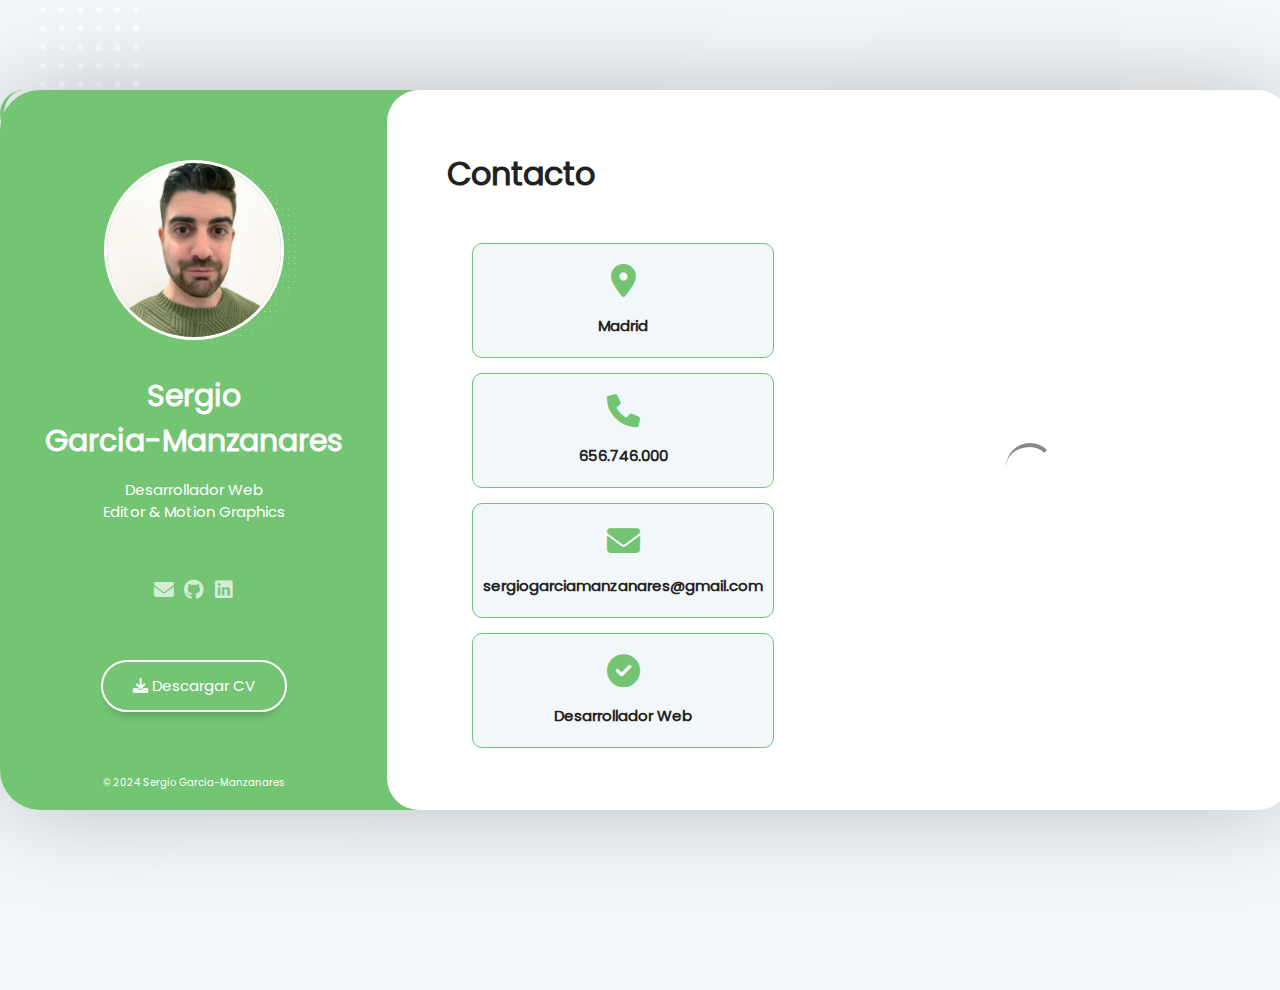
<file: contacto.html>
<!DOCTYPE html>
<html lang="es">

<head>
    <meta charset="UTF-8">
    <meta name="viewport" content="width=device-width, initial-scale=1.0">

    <!-- Estilos -->
    <link rel="stylesheet" href="assets/fonts/fontawesome-free-6.1.2-web/css/all.min.css" />
    <link rel="stylesheet" href="assets/fonts/poppins/poppins.css" />
    <link rel="stylesheet" href="assets/css/reset.css" />
    <link rel="stylesheet" href="assets/css/styless.css" />
    <link rel="stylesheet" href="assets/css/scroll.css" />
    <link rel="stylesheet" href="assets/css/loader.css">

    <script src="assets/js/map.js" defer></script>
    <title>Portafolio - Sergio García-Manzanares</title>
</head>

<body>

    <!-- Layout Principal -->
    <div class="layout">

        <!-- Barra Lateral (info del usuario) -->
        <aside class="layout__aside">

            <section class="aside__user-info">

                <!-- Información general de usuario -->
                <div class="user-info__general">
                    <div class="user-info__container-image">
                        <img src="assets/img/Sergio.jpeg" class="user-info__image" alt="Foto de Sergio Garcia" />
                    </div>

                    <h2 class="user-info__name">Sergio <br> Garcia-Manzanares</h2>
                    <h4 class="user-info__job">Desarrollador Web<br>Editor & Motion Graphics</h4>
                </div>

                <!-- Menú navegación -->
                <nav class="layout__menu">
                    <ul class="menu__list">
                        <li class="menu__option">
                            <a href="index.html" class="menu__link">
                                <i class="menu__icon fa-solid fa-house"></i>
                                <span class="menu__overlay">Home</span>
                            </a>
                        </li>

                        <li class="menu__option">
                            <a href="sobre-mi.html" class="menu__link">
                                <i class="menu__icon fa-solid fa-user"></i>
                                <span class="menu__overlay">Sobre mi</span>
                            </a>
                        </li>

                        <li class="menu__option">
                            <a href="curriculum.html" class="menu__link">
                                <i class="menu__icon fa-solid fa-graduation-cap"></i>
                                <span class="menu__overlay">Curriculum</span>
                            </a>
                        </li>

                        <li class="menu__option">
                            <a href="portafolio.html" class="menu__link">
                                <i class="menu__icon fa-solid fa-briefcase"></i>
                                <span class="menu__overlay">Portafolio</span>
                            </a>
                        </li>

                        <!-- <li class="menu__option">
                            <a href="blog.html" class="menu__link">
                                <i class="menu__icon fa-solid fa-book"></i>
                                <span class="menu__overlay">Blog</span>
                            </a>
                        </li> -->

                        <li class="menu__option">
                            <a href="contacto.html" class="menu__link menu__link--active">
                                <i class="menu__icon fa-solid fa-envelope"></i>
                                <span class="menu__overlay">Contacto</span>
                            </a>
                        </li>

                    </ul>

                </nav>
                <!-- Links Redes sociales -->
                <div class="user-info__links">
                    <ul class="links__social">

                        <li class="social__option">
                            <a href="mailto:sergiogarciamanzanares@gmail.com" class="social__link">
                                <i class="fa-solid fa-envelope  fa-flip" style="--fa-animation-duration: 4s;"></i>
                            </a>
                        </li>

                        <li class="social__option">
                            <a href="https://github.com/SergioGML" class="social__link">
                                <i class="fa-brands fa-github fa-flip" style="--fa-animation-duration: 4s;"></i>
                            </a>
                        </li>

                        <li class="social__option">
                            <a href="https://www.linkedin.com/in/sergio-garcia-manzanares/" class="social__link">
                                <i class="fa-brands fa-linkedin fa-flip" style="--fa-animation-duration: 4s;"></i>
                            </a>
                        </li>

                    </ul>
                </div>

                <!-- Botón del curriculum -->
                <div class="user-info__buttons">
                    <a href="assets/files/CV_Sergio_Garcia.pdf" class="user-info__btn" download>
                        <i class="fa-solid fa-download fa-bounce" style="--fa-animation-duration: 2s;"></i>
                        Descargar CV
                    </a>
                </div>


                <!-- Pie de página -->
                <footer class="user-info__footer"> &copy; 2024 Sergio Garcia-Manzanares</footer>

            </section>

        </aside>

        <!-- Contenido Principal -->

        <main class="layout__content">

            <section class="content__page content__contact">

                <!-- ESTE CONTENIDO CAMBIA EN CADA WEB -->

                <header class="contact__header">
                    <h2 class="contact__title">Contacto</h2>
                </header>

                <div class="contact__container">

                    <section class="contact__info">
                        <div class="contact__data">
                            <i class="contact__icon fa-solid fa-location-dot"></i>
                            <h2 class="contact__subtitle">Madrid</h2>
                        </div>

                        <div class="contact__data">
                            <i class="contact__icon fa-solid fa-phone"></i>
                            <h2 class="contact__subtitle">656.746.000</h2>
                        </div>

                        <div class="contact__data">
                            <i class="contact__icon fa-solid fa-envelope"></i>
                            <h2 class="contact__subtitle"><a href="mailto:sergiogarciamanzanares@gmail.com">sergiogarciamanzanares@gmail.com</a></h2>
                        </div>

                        <div class="contact__data">
                            <i class="contact__icon fa-solid fa-circle-check"></i>
                            <h2 class="contact__subtitle">Desarrollador Web</h2>
                        </div>
                    </section>

                    <section class="contact__map" id="load-iframe-map">
                        <span class="loader"></span>
                    </section>

                </div>

            </section>

        </main>

    </div>

</body>

</html>
</file>
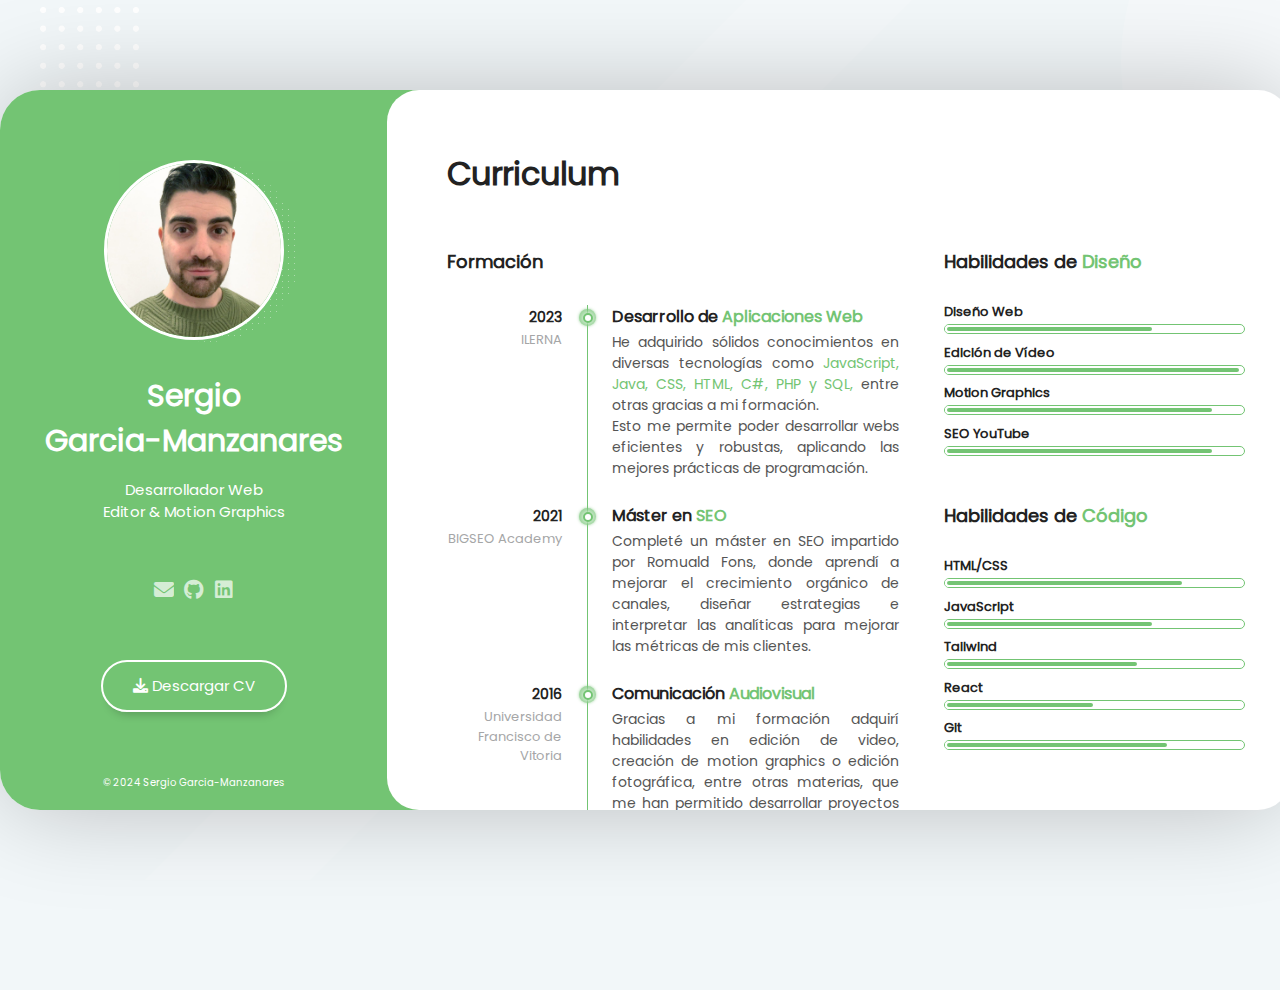
<file: curriculum.html>
<!DOCTYPE html>
<html lang="es">

<head>
    <meta charset="UTF-8">
    <meta name="viewport" content="width=device-width, initial-scale=1.0">

    <!-- Estilos -->
    <link rel="stylesheet" href="assets/fonts/fontawesome-free-6.1.2-web/css/all.min.css" />
    <link rel="stylesheet" href="assets/fonts/poppins/poppins.css" />
    <link rel="stylesheet" href="assets/css/reset.css" />
    <link rel="stylesheet" href="assets/css/styless.css" />
    <link rel="stylesheet" href="assets/css/scroll.css" />
    <title>Portafolio - Sergio García-Manzanares</title>
</head>

<body>

    <!-- Layout Principal -->
    <div class="layout">

        <!-- Barra Lateral (info del usuario) -->
        <aside class="layout__aside">

            <section class="aside__user-info">

                <!-- Información general de usuario -->
                <div class="user-info__general">
                    <div class="user-info__container-image">
                        <img src="assets/img/Sergio.jpeg" class="user-info__image" alt="Foto de Sergio Garcia" />
                    </div>

                    <h2 class="user-info__name">Sergio <br> Garcia-Manzanares</h2>
                    <h4 class="user-info__job">Desarrollador Web<br>Editor & Motion Graphics</h4>
                </div>

                <!-- Menú navegación -->
                <nav class="layout__menu">
                    <ul class="menu__list">
                        <li class="menu__option">
                            <a href="index.html" class="menu__link">
                                <i class="menu__icon fa-solid fa-house"></i>
                                <span class="menu__overlay">Home</span>
                            </a>
                        </li>

                        <li class="menu__option">
                            <a href="sobre-mi.html" class="menu__link">
                                <i class="menu__icon fa-solid fa-user"></i>
                                <span class="menu__overlay">Sobre mi</span>
                            </a>
                        </li>

                        <li class="menu__option">
                            <a href="curriculum.html" class="menu__link menu__link--active">
                                <i class="menu__icon fa-solid fa-graduation-cap"></i>
                                <span class="menu__overlay">Curriculum</span>
                            </a>
                        </li>

                        <li class="menu__option">
                            <a href="portafolio.html" class="menu__link">
                                <i class="menu__icon fa-solid fa-briefcase"></i>
                                <span class="menu__overlay">Portafolio</span>
                            </a>
                        </li>

                        <!-- <li class="menu__option">
                            <a href="blog.html" class="menu__link">
                                <i class="menu__icon fa-solid fa-book"></i>
                                <span class="menu__overlay">Blog</span>
                            </a>
                        </li> -->

                        <li class="menu__option">
                            <a href="contacto.html" class="menu__link">
                                <i class="menu__icon fa-solid fa-envelope"></i>
                                <span class="menu__overlay">Contacto</span>
                            </a>
                        </li>

                    </ul>

                </nav>
                <!-- Links Redes sociales -->
                <div class="user-info__links">
                    <ul class="links__social">

                        <li class="social__option">
                            <a href="mailto:sergiogarciamanzanares@gmail.com" class="social__link">
                                <i class="fa-solid fa-envelope  fa-flip" style="--fa-animation-duration: 4s;"></i>
                            </a>
                        </li>

                        <li class="social__option">
                            <a href="https://github.com/SergioGML" class="social__link">
                                <i class="fa-brands fa-github fa-flip" style="--fa-animation-duration: 4s;"></i>
                            </a>
                        </li>

                        <li class="social__option">
                            <a href="https://www.linkedin.com/in/sergio-garcia-manzanares/" class="social__link">
                                <i class="fa-brands fa-linkedin fa-flip" style="--fa-animation-duration: 4s;"></i>
                            </a>
                        </li>
                    </ul>
                </div>

                <!-- Botón del curriculum -->
                <div class="user-info__buttons">
                    <a href="assets/files/CV_Sergio_Garcia.pdf" class="user-info__btn" download>
                        <i class="fa-solid fa-download fa-bounce" style="--fa-animation-duration: 2s;"></i>
                        Descargar CV
                    </a>
                </div>

                <!-- Pie de página -->
                <footer class="user-info__footer"> &copy; 2024 Sergio Garcia-Manzanares</footer>

            </section>

        </aside>

        <!-- Contenido Principal -->

        <main class="layout__content">

            <section class="content__page content__resume">

                <!-- ESTE CONTENIDO CAMBIA EN CADA WEB -->

                <header class="resume__header">
                    <h2 class="resume__title">Curriculum</h2>
                </header>

                <div class="resume__container">

                    <section class="resume__left">

                        <header class="resume__subheader">
                            <h2 class="resume_subtitle">Formación</h2>
                        </header>

                        <div class="resume__timelines">

                            <article class="timeline__item">

                                <header class="timeline__header">
                                    <h4 class="timeline__year">2023</h4>
                                    <span class="timeline_school">ILERNA</span>
                                </header>

                                <div class="timeline__divider"></div>

                                <div class="timeline__description">
                                    <h3 class="timeline__title">Desarrollo de <span class="subtitle__color">Aplicaciones
                                            Web</span></h3>
                                    <p class="timeline__text">He adquirido sólidos
                                        conocimientos en diversas tecnologías como <span class="title__text">JavaScript,
                                            Java, CSS, HTML, C#, PHP
                                            y SQL,</span> entre otras gracias a mi formación. <br>Esto me permite poder
                                        desarrollar webs eficientes y robustas, aplicando las mejores prácticas de
                                        programación.</p>
                                </div>

                            </article>

                            <article class="timeline__item">

                                <header class="timeline__header">
                                    <h4 class="timeline__year">2021</h4>
                                    <span class="timeline_school">BIGSEO Academy</span>
                                </header>

                                <div class="timeline__divider"></div>

                                <div class="timeline__description">
                                    <h3 class="timeline__title">Máster en <span class="subtitle__color">SEO</span></h3>
                                    <p class="timeline__text">Completé un máster en SEO impartido por Romuald Fons,
                                        donde aprendí a mejorar el crecimiento orgánico de canales, diseñar estrategias
                                        e interpretar las analíticas para
                                        mejorar las métricas de mis clientes.</p>
                                </div>

                            </article>

                            <article class="timeline__item">

                                <header class="timeline__header">
                                    <h4 class="timeline__year">2016</h4>
                                    <span class="timeline_school">Universidad Francisco de Vitoria</span>
                                </header>

                                <div class="timeline__divider"></div>

                                <div class="timeline__description">
                                    <h3 class="timeline__title">Comunicación <span
                                            class="subtitle__color">Audiovisual</span></h3>
                                    <p class="timeline__text">Gracias a mi formación adquirí habilidades en edición de
                                        video, creación de
                                        motion graphics o edición fotográfica, entre otras materias, que me han
                                        permitido desarrollar proyectos creativos y profesionales en el ámbito
                                        audiovisual.</p>
                                </div>

                            </article>

                        </div>

                        <header class="resume__subheader">
                            <h2 class="resume_subtitle">Experiencia</h2>
                        </header>

                        <div class="resume__timelines">

                            <article class="timeline__item">

                                <header class="timeline__header">
                                    <h4 class="timeline__year">2024</h4>
                                    <span class="timeline_school">Restless Visuals</span>
                                </header>

                                <div class="timeline__divider"></div>

                                <div class="timeline__description">
                                    <h3 class="timeline__title">Experto en <span class="subtitle__color">SEO
                                            YouTube</span></h3>
                                    <p class="timeline__text">Como especialista en SEO, he gestionado exitosamente el
                                        crecimiento orgánico de diversos clientes, incluyendo <a
                                            href="https://www.youtube.com/@PlanBTC">Plan
                                            BTC</a>, <a href="https://www.youtube.com/@burpee_vet">Burpee_vet</a> o <a
                                            href="https://www.youtube.com/@LaCocinaDelPirata">La Cocina del Pirata</a>
                                        entre otros. Apliqué estrategias
                                        personalizadas para mejorar su visibilidad en línea y optimizar el rendimiento
                                        de sus canales.</p>
                                </div>

                            </article>

                            <article class="timeline__item">

                                <header class="timeline__header">
                                    <h4 class="timeline__year">2016 - 2024</h4>
                                    <span class="timeline_school">BQ Educación</span>
                                </header>

                                <div class="timeline__divider"></div>

                                <div class="timeline__description">
                                    <h3 class="timeline__title">Editor de vídeo y <span class="subtitle__color">Motion
                                            Graphics</span></h3>
                                    <p class="timeline__text">En mi rol como editor de video y motion graphics, utilicé
                                        herramientas como Adobe Premiere, Photoshop, Illustrator y After Effects para
                                        crear resultados visuales impactantes y creativos.</p>
                                </div>

                            </article>

                            <article class="timeline__item">

                                <header class="timeline__header">
                                    <h4 class="timeline__year">2013 - 2016</h4>
                                    <span class="timeline_school">AtresMedia, UFV, RTVE</span>
                                </header>

                                <div class="timeline__divider"></div>

                                <div class="timeline__description">
                                    <h3 class="timeline__title">Realizador <span
                                            class="subtitle__color">Audiovisual</span></h3>
                                    <p class="timeline__text">Como realizador audiovisual, colaboré en diversos
                                        informativos y programas, desempeñando funciones como ayudante de realización.
                                        <br>Mi labor incluyó la coordinación de equipos y el
                                        apoyo en el desarrollo de contenido, contribuyendo a la creación de piezas
                                        de alta calidad y en cumplimiento con los plazos establecidos.</p>
                                </div>

                            </article>

                        </div>

                    </section>

                    <section class="resume__right">

                        <header class="resume__subheader">
                            <h2 class="resume_subtitle">Habilidades de <span class="subtitle__color">Diseño</span></h2>
                        </header>

                        <div class="resume__skills">

                            <article class="skills__title">
                                <h4 class="skills__text">Diseño Web</h4>
                                <!-- <span class="skills__number">80%</span> -->
                            </article>

                            <div class="skills__progressbar">
                                <div class="skills__percentage skills__percentage--p1"></div>
                            </div>

                            <article class="skills__title">
                                <h4 class="skills__text">Edición de Vídeo</h4>
                                <!-- <span class="skills__number">99%</span> -->
                            </article>

                            <div class="skills__progressbar">
                                <div class="skills__percentage skills__percentage--p2"></div>
                            </div>

                            <article class="skills__title">
                                <h4 class="skills__text">Motion Graphics</h4>
                                <!-- <span class="skills__number">90%</span> -->
                            </article>

                            <div class="skills__progressbar">
                                <div class="skills__percentage skills__percentage--p3"></div>
                            </div>

                            <article class="skills__title">
                                <h4 class="skills__text">SEO YouTube</h4>
                                <!-- <span class="skills__number">95%</span> -->
                            </article>

                            <div class="skills__progressbar">
                                <div class="skills__percentage skills__percentage--p4"></div>
                            </div>

                        </div>

                        <header class="resume__subheader">
                            <h2 class="resume_subtitle">Habilidades de <span class="subtitle__color">Código</span></h2>
                        </header>

                        <div class="resume__skills">

                            <article class="skills__title">
                                <h4 class="skills__text">HTML/CSS</h4>
                                <!-- <span class="skills__number">92%</span> -->
                            </article>

                            <div class="skills__progressbar">
                                <div class="skills__percentage skills__percentage--p5"></div>
                            </div>

                            <article class="skills__title">
                                <h4 class="skills__text">JavaScript</h4>
                                <!-- <span class="skills__number">80%</span> -->
                            </article>

                            <div class="skills__progressbar">
                                <div class="skills__percentage skills__percentage--p6"></div>
                            </div>

                            <article class="skills__title">
                                <h4 class="skills__text">Tailwind</h4>
                                <!-- <span class="skills__number">45%</span> -->
                            </article>

                            <div class="skills__progressbar">
                                <div class="skills__percentage skills__percentage--p7"></div>
                            </div>

                            <article class="skills__title">
                                <h4 class="skills__text">React</h4>
                                <!-- <span class="skills__number">80%</span> -->
                            </article>
                            
                            <div class="skills__progressbar">
                                <div class="skills__percentage skills__percentage--p8"></div>
                            </div>

                            <article class="skills__title">
                                <h4 class="skills__text">Git</h4>
                                <!-- <span class="skills__number">80%</span> -->
                            </article>

                            <div class="skills__progressbar">
                                <div class="skills__percentage skills__percentage--p9"></div>
                            </div>
                            
                        </div>
                        <!-- BORRAR?? -->
                        <header class="resume__subheader">
                            <h2 class="resume__subtitle resume__subtitle-know">Áreas de <span
                                    class="subtitle__color">Conocimiento</span></h2>
                        </header>

                        <div class="resume__knowledges">
                            <ul class="knowledges__list">
                                <li class="knowledges__option">Desarrollo Web</li>
                                <li class="knowledges__option">Diseño Web</li>
                                <li class="knowledges__option">Edición de vídeo</li>
                                <li class="knowledges__option">Motion Graphics</li>
                                <li class="knowledges__option">SEO</li>
                            </ul>
                        </div>
                    </section>

                </div>

                <div class="resume__certificates"></div>
                <header class="resume__subheader">
                    <h2 class="resume_subtitle">Certificados</h2>
                </header>

                <section class="certificates__container">

                    <article class="certificates__certificate">
                        <div class="certificate__logo">
                            <img class="certificate__image" src="assets/img/certificado-1.png" alt="certificado_1">
                        </div>

                        <div class="certificate__content">
                            <h3 class="certificate__title">CSS3 Responsive: Flexbox y Grid</h3>
                            <span class="certificate__id">Verificación:
                                <a href="https://www.udemy.com/certificate/UC-47ba69bf-f259-4cc3-8509-0e4be168e0cc/"
                                    target="_blank" rel="noopener noreferrer">
                                    UC-47ba69bf-f259-4cc3-8509-0e4be168e0cc
                                </a>
                                
                            </span>

                            <span class="certificate__date">Septiembre 2024</span>
                        </div>
                    </article>
               
                    <!-- <article class="certificates__certificate">
                        <div class="certificate__logo">
                            <img class="certificate__image" src="assets/img/certificado-1.png" alt="certificado_1">
                        </div>

                        <div class="certificate__content">
                            <h3 class="certificate__title">CSS3 Avanzado</h3>
                            <span class="certificate__id">Verificación:
                                 <a href="https://www.udemy.com/certificate/UC-47ba69bf-f259-4cc3-8509-0e4be168e0cc/"
                                    target="_blank" rel="noopener noreferrer">
                                    <i>En Progreso </i>
                                 </a>
                            </span>

                            <span class="certificate__date"><i></i></span>
                        </div>
                    </article> -->

                    <article class="certificates__certificate">
                        <div class="certificate__logo">
                            <img class="certificate__image" src="assets/img/certificado-2.png" alt="certificado Fundamentos de JavaScript">

                        </div>

                        <div class="certificate__content">
                            <h3 class="certificate__title">Fundamentos de JavaScript</h3>
                            <span class="certificate__id">Verificación:
                                <a href="https://openwebinars.net/cert/ijpU"
                                    target="_blank" rel="noopener noreferrer">
                                    openwebinars.net/cert/ijpU
                                </a>
                            </span>

                            <span class="certificate__date">Noviembre 2024</span>
                        </div>    
                    </article>

                    <article class="certificates__certificate">
                        <div class="certificate__logo">
                            <img class="certificate__image" src="assets/img/certificado-2.png" alt="certificado recorriendo el DOM con JavaScript">
                        </div>

                        <div class="certificate__content">
                            <h3 class="certificate__title">Manipulación del DOM con JS</h3>
                            <span class="certificate__id">Verificación:
                                <a href="https://openwebinars.net/certificado/3vyV2Ccn"
                                    target="_blank" rel="noopener noreferrer">
                                    openwebinars.net/cert/O4fz
                                </a>
                            </span>

                            <span class="certificate__date">Noviembre 2024</span>
                        </div>
                    </article>


                    <article class="certificates__certificate">
                        <div class="certificate__logo">
                            <img class="certificate__image" src="assets/img/certificado-2.png" alt="certificado JavaScript">

                        </div>

                        <div class="certificate__content">
                            <h3 class="certificate__title">Especialización en JavaScript</h3>
                            <span class="certificate__id">Verificación:
                                <a href="https://openwebinars.net/cert/f59h"
                                    target="_blank" rel="noopener noreferrer">
                                    openwebinars.net/cert/f59h
                                </a>
                            </span>

                            <span class="certificate__date">Diciembre 2024</span>
                        </div>    
                    </article>
                    
                    <article class="certificates__certificate">
                        <div class="certificate__logo">
                            <img class="certificate__image" src="assets/img/certificado-2.png" alt="certificado Fundamentos de React">

                        </div>

                        <div class="certificate__content">
                            <h3 class="certificate__title">Fundamentos de React</h3>
                            <span class="certificate__id">Verificación:
                                <a href="https://openwebinars.net/cert/hke1"
                                    target="_blank" rel="noopener noreferrer">
                                    openwebinars.net/cert/hke1
                                </a>
                            </span>

                            <span class="certificate__date">Noviembre 2024</span>
                        </div>

                        
                    </article>

                    
                    <article class="certificates__certificate">
                        <div class="certificate__logo">
                            <img class="certificate__image" src="assets/img/certificado-2.png" alt="certificado Fundamentos de PHP">

                        </div>

                        <div class="certificate__content">
                            <h3 class="certificate__title">Fundamentos de PHP</h3>
                            <span class="certificate__id">Verificación:
                                <a href="https://openwebinars.net/cert/CfqU"
                                    target="_blank" rel="noopener noreferrer">
                                    openwebinars.net/cert/CfqU
                                </a>
                            </span>

                            <span class="certificate__date">Enero 2025</span>
                        </div>

                        
                    </article>

                    
                    <article class="certificates__certificate">
                        <div class="certificate__logo">
                            <img class="certificate__image" src="assets/img/certificado-2.png" alt="certificado Git">

                        </div>

                        <div class="certificate__content">
                            <h3 class="certificate__title">Curso de Git</h3>
                            <span class="certificate__id">Verificación:
                                <a href="https://openwebinars.net/cert/A2lf"
                                    target="_blank" rel="noopener noreferrer">
                                    openwebinars.net/cert/A2lf
                                </a>
                            </span>

                            <span class="certificate__date">Diciembre 2024</span>
                        </div>

                        
                    </article>

                    
                    <article class="certificates__certificate">
                        <div class="certificate__logo">
                            <img class="certificate__image" src="assets/img/certificado-2.png" alt="certificado GitFlow">

                        </div>

                        <div class="certificate__content">
                            <h3 class="certificate__title">Curso de Gitflow profesional</h3>
                            <span class="certificate__id">Verificación:
                                <a href="https://openwebinars.net/cert/whPM"
                                    target="_blank" rel="noopener noreferrer">
                                    openwebinars.net/cert/whPM
                                </a>
                            </span>

                            <span class="certificate__date">Diciembre 2024</span>
                        </div>

                        
                    </article>
                </section>

            </section>

        </main>

    </div>

</body>

</html>
</file>
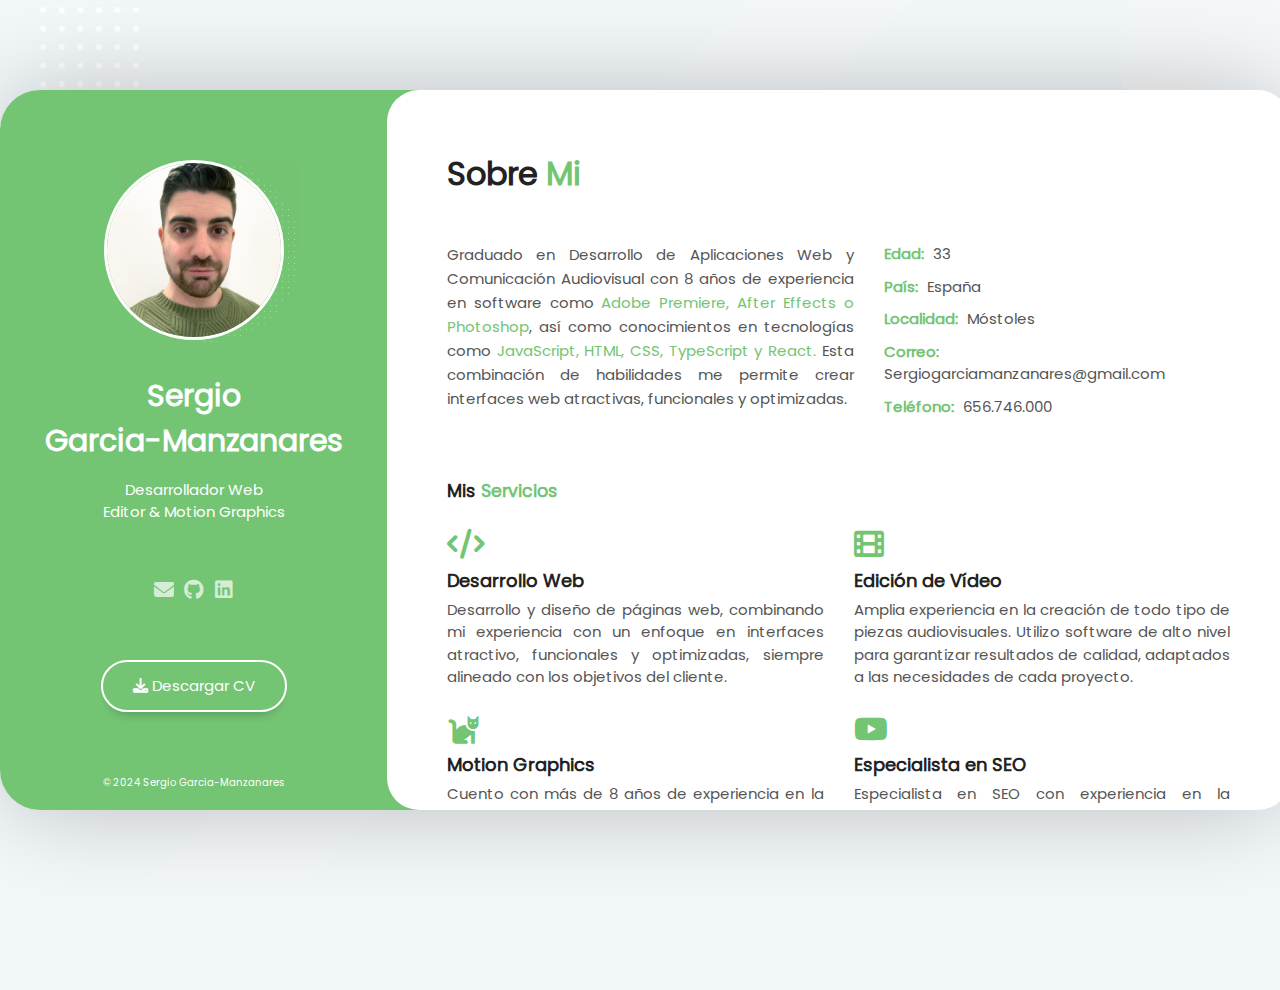
<file: sobre-mi.html>
<!DOCTYPE html>
<html lang="es">

<head>
    <meta charset="UTF-8">
    <meta name="viewport" content="width=device-width, initial-scale=1.0">

    <!-- Estilos -->
    <link rel="stylesheet" href="assets/fonts/fontawesome-free-6.1.2-web/css/all.min.css" />
    <link rel="stylesheet" href="assets/fonts/poppins/poppins.css" />
    <link rel="stylesheet" href="assets/css/reset.css" />
    <link rel="stylesheet" href="assets/css/styless.css" />
    <link rel="stylesheet" href="assets/css/scroll.css" />
    <title>Portafolio - Sergio García-Manzanares</title>
</head>

<body>

    <!-- Layout Principal -->
    <div class="layout">

        <!-- Barra Lateral (info del usuario) -->
        <aside class="layout__aside">

            <section class="aside__user-info">

                <!-- Información general de usuario -->
                <div class="user-info__general">
                    <div class="user-info__container-image">
                        <img src="assets/img/Sergio.jpeg" class="user-info__image" alt="Foto de Sergio Garcia" />
                    </div>

                    <h2 class="user-info__name">Sergio <br> Garcia-Manzanares</h2>
                    <h4 class="user-info__job">Desarrollador Web<br>Editor & Motion Graphics</h4>
                </div>

                <!-- Menú navegación -->
                <nav class="layout__menu">
                    <ul class="menu__list">
                        <li class="menu__option">
                            <a href="index.html" class="menu__link">
                                <i class="menu__icon fa-solid fa-house"></i>
                                <span class="menu__overlay">Home</span>
                            </a>
                        </li>

                        <li class="menu__option">
                            <a href="sobre-mi.html" class="menu__link menu__link--active">
                                <i class="menu__icon fa-solid fa-user"></i>
                                <span class="menu__overlay">Sobre mi</span>
                            </a>
                        </li>

                        <li class="menu__option">
                            <a href="curriculum.html" class="menu__link">
                                <i class="menu__icon fa-solid fa-graduation-cap"></i>
                                <span class="menu__overlay">Curriculum</span>
                            </a>
                        </li>

                        <li class="menu__option">
                            <a href="portafolio.html" class="menu__link">
                                <i class="menu__icon fa-solid fa-briefcase"></i>
                                <span class="menu__overlay">Portafolio</span>
                            </a>
                        </li>

                        <!-- <li class="menu__option">
                            <a href="blog.html" class="menu__link">
                                <i class="menu__icon fa-solid fa-book"></i>
                                <span class="menu__overlay">Blog</span>
                            </a>
                        </li> -->

                        <li class="menu__option">
                            <a href="contacto.html" class="menu__link">
                                <i class="menu__icon fa-solid fa-envelope"></i>
                                <span class="menu__overlay">Contacto</span>
                            </a>
                        </li>

                    </ul>

                </nav>
                <!-- Links Redes sociales -->
                <div class="user-info__links">
                    <ul class="links__social">

                        <li class="social__option">
                            <a href="mailto:sergiogarciamanzanares@gmail.com" class="social__link">
                                <i class="fa-solid fa-envelope  fa-flip" style="--fa-animation-duration: 4s;"></i>
                            </a>
                        </li>

                        <li class="social__option">
                            <a href="https://github.com/SergioGML" class="social__link">
                                <i class="fa-brands fa-github fa-flip" style="--fa-animation-duration: 4s;"></i>
                            </a>
                        </li>

                        <li class="social__option">
                            <a href="https://www.linkedin.com/in/sergio-garcia-manzanares/" class="social__link">
                                <i class="fa-brands fa-linkedin fa-flip" style="--fa-animation-duration: 4s;"></i>
                            </a>
                        </li>

                    </ul>
                </div>

                <!-- Botón del curriculum -->
                <div class="user-info__buttons">
                    <a href="assets/files/CV_Sergio_Garcia.pdf" class="user-info__btn" download>
                        <i class="fa-solid fa-download fa-bounce" style="--fa-animation-duration: 2s;"></i>
                        Descargar CV
                    </a>
                </div>

                <!-- Pie de página -->
                <footer class="user-info__footer"> &copy; 2024 Sergio Garcia-Manzanares</footer>

            </section>

        </aside>

        <!-- Contenido Principal -->

        <main class="layout__content">

            <section class="content__page content__about">

                <!-- ESTE CONTENIDO CAMBIA EN CADA WEB -->

                <header class="about__header">
                    <h2 class="about__title">Sobre <span class="title__color">Mi</span></h2>
                </header>

                <section class="about__personal-info">
                    <article class="personal-info__bio">
                        <p class="personal-info__description">
                            Graduado en Desarrollo de Aplicaciones Web y Comunicación Audiovisual con 8 años de
                            experiencia en software como <span class="title__text">Adobe Premiere, After Effects o
                                Photoshop</span>, así como conocimientos en tecnologías como <span
                                class="title__text">JavaScript, HTML, CSS, TypeScript y
                                React.</span> Esta combinación de habilidades me permite crear interfaces web
                            atractivas, funcionales y optimizadas.
                        </p>
                    </article>

                    <div class="personal-info__data">
                        <ul class="personal-info__list">
                            <li class="personal-info__option">
                                <span class="personal-info__title">Edad:</span>
                                <span class="personal-info__vale">33</span>
                            </li>

                            <li class="personal-info__option">
                                <span class="personal-info__title">País:</span>
                                <span class="personal-info__vale">España</span>
                            </li>

                            <li class="personal-info__option">
                                <span class="personal-info__title">Localidad:</span>
                                <span class="personal-info__vale">Móstoles</span>
                            </li>

                            <li class="personal-info__option">
                                <span class="personal-info__title">Correo:</span>
                                <span class="personal-info__vale">Sergiogarciamanzanares@gmail.com</span>
                            </li>

                            <li class="personal-info__option">
                                <span class="personal-info__title">Teléfono:</span>
                                <span class="personal-info__vale">656.746.000</span>
                            </li>
                        </ul>
                    </div>

                </section>

                <!-- Servicios que ofrezco -->
                <section class="about__services">
                    <header class="services__header">
                        <h3 class="services__title">Mis <span class="title__color">Servicios</span>
                        </h3>
                    </header>

                    <div class="services__container">

                        <article class="services__service">
                            <div class="service__icon">
                                <i class="service__real-icon fa-solid fa-code"></i>
                            </div>

                            <div class="service__content">
                                <h4 class="service__title">Desarrollo Web</h4>
                                <p class="service__description">
                                    Desarrollo y diseño de páginas web, combinando mi experiencia con un enfoque en
                                    interfaces atractivo, funcionales y optimizadas, siempre alineado con los
                                    objetivos del cliente.
                                </p>
                            </div>
                        </article>

                        <article class="services__service">
                            <div class="service__icon">
                                <i class="service__real-icon fa-solid fa-film"></i>
                            </div>

                            <div class="service__content">
                                <h4 class="service__title">Edición de Vídeo</h4>
                                <p class="service__description">
                                    Amplia experiencia en la creación de todo tipo de piezas
                                    audiovisuales. Utilizo software de alto nivel para garantizar
                                    resultados de calidad, adaptados a las necesidades de cada proyecto.
                                </p>
                            </div>
                        </article>

                        <article class="services__service">
                            <div class="service__icon">
                                <i class="service__real-icon fa-solid fa-cat"></i>
                            </div>

                            <div class="service__content">
                                <h4 class="service__title">Motion Graphics</h4>
                                <p class="service__description">Cuento con más de 8 años de experiencia en la producción
                                    de
                                    piezas visuales dinámicas. Manejo avanzado de After Effects y otros
                                    programas del paquete Adobe para ofrecer soluciones creativas que potencian la
                                    narrativa visual de proyectos audiovisuales.
                                </p>
                            </div>
                        </article>

                        <article class="services__service">
                            <div class="service__icon">
                                <i class="service__real-icon fa-brands fa-youtube"></i>
                            </div>

                            <div class="service__content">
                                <h4 class="service__title">Especialista en SEO</h4>
                                <p class="service__description">Especialista en SEO con experiencia en la optimización
                                    de canales de YouTube como <a href="https://www.youtube.com/@PlanBTC">Plan
                                        BTC</a>, <a href="https://www.youtube.com/@burpee_vet">Burpee_vet</a> o <a
                                        href="https://www.youtube.com/@LaCocinaDelPirata">La Cocina del Pirata</a>,
                                    entre otros.
                                    Aporto estrategias efectivas para mejorar el posicionamiento orgánico y maximizar el
                                    alcance del contenido digital.
                                </p>
                            </div>
                        </article>

                    </div>

                </section>

                <!-- Testimonios -->
                <section class="about__reviews">
                    <header class="reviews__header">
                        <h3 class="reviews__title">Recomendaciones</h3>
                    </header>

                    <div class="reviews__container">
                        <article class="reviews__review">

                            <div class="review__img">
                                <img src="assets/img/girl.png" class="review__fullimg"
                                    alt="cara de una persona" />
                            </div>
                            <div class="review__author">
                                <div class="review_author-info">
                                    <h4 class="review_name">Marina Ramírez Carrascosa</h4>
                                    <h5 class="review__job">Directora de Marketing</h5>
                                    <h6 class="review__company">Bq Educación</h6>
                                </div>

                                <div class="review_author-icon"></div>
                                <i class="review__icon fa-solid fa-quote-right"></i>
                            </div>

                            <div class="review__description">
                                <p class="review__text">He trabajado con Sergio durante 4 años y ha sido un placer.
                                    Es un profesional comprometido, proactivo, encantado de aportar sugerencias y
                                    nuevas propuestas que enriquezcan el briefing y la calidad del resultado es siempre
                                    impecable. <br><br>Recomendaría a cualquier empresa contar con Sergio en base a mi
                                    experiencia.</p>
                            </div>
                        </article>

                        <article class="reviews__review">

                            <div class="review__img">
                                <img src="assets/img/man.png" class="review__fullimg"
                                    alt="cara de una persona" />
                            </div>

                            <div class="review__description">
                                <div class="review__author">
                                    <div class="review_author-info">
                                        <h4 class="review_name">Alberto Valero Gomez</h4>
                                        <h5 class="review__job">Director General</h5>
                                        <h6 class="review__company">BQ Educación</h6>
                                    </div>

                                    <div class="review_author-icon"></div>
                                    <i class="review__icon fa-solid fa-quote-right"></i>
                                </div>
                                <p class="review__text">He tenido la oportunidad
                                    de supervisar
                                    el trabajo de Sergio y ha demostrado una profesionalidad excepcional y gran
                                    dedicación a
                                    sus tareas.
                                    <br> La capacidad de aprendizaje de Sergio ha sido relevante, adaptándose con
                                    facilidad a
                                    nuevas tecnologías. Además ha sido un colega excepcional, mostrando disponibilidad para ayudar a
                                    sus compañeros en cualquier situación y contribuyendo positivamente al trabajo en
                                    equipo.</p>
                            </div>
                        </article>
                    </div>
                </section>

            </section>

        </main>

    </div>


</body>

</html>
</file>
<file: assets/fonts/poppins/poppins.css>
@font-face {
    font-family: "Poppins";
    src: url("./Poppins-Regular.ttf") format("truetype");
    font-weight: 400;
    font-style: normal;
}
</file>
<file: assets/css/styless.css>
/* Definición Variables */
:root {
    --color-principal: #FFFFFF;
    --color-secundario: #73c473;

    --color-background: #F2F7F9;
    --color-transparente: transparent;

    --color-icono: #B5B6B7;
    --color-titulo: #222;
    --color-subtitulo: #888;
    --color-texto: #555;

    --color-company: #A5A6A7;

    --color-background-certificates: rgb(241, 241, 241);
}

/* Estilos Generales */

html {
    font-size: 10px;
}

body {
    width: 100%;
    height: 100%;
    font-family: "Poppins";
    font-size: 1.5rem;
    background-color: var(--color-background);
    color: var(--color-texto);
    overflow: auto;
}

h1,
h2,
h3,
h4,
h5 {
    color: var(--color-titulo);
}

/* Imagen de Fondo */
body {
    background-image: url(../img/fondo.png);
    background-repeat: no-repeat;
    background-size: cover;
    background-position: -20px -110px;
}

/* Estilos Estructura Principal */

.layout {
    position: relative;
    min-width: 1290px;
    width: 75%;
    height: 80vh;
    min-height: 80vh;
    margin: 10vh auto;

    display: grid;
    grid-template-areas: "aside content";
    grid-template-columns: 30% 70%;

    /* Sombra detrás del Layout */
    border-radius: 4rem;
    box-shadow: 0 0 100px -5px rgba(0, 0, 0, 0.25);
    /* overflow: hidden; */
}

/* Barra lateral Azul */
.layout__aside {
    grid-area: aside;
    border-radius: 4rem 0 0 4rem;
    overflow: auto;
    overflow-x: hidden;
}

.aside__user-info {
    display: flex;
    flex-direction: column;
    align-items: center;
    text-align: center;

    min-height: 100%;
    min-width: 30rem;
    background-color: var(--color-secundario);
    color: var(--color-principal);
}

.user-info__container-image {
    position: relative;
    display: inline-block;
    width: 18rem;
    margin-top: 7rem;
    z-index: 1;
}

.user-info__image {
    width: 100%;
    background-color: var(--color-secundario);
    border: 3px solid var(--color-principal);
    border-radius: 20rem;
}

.user-info__container-image::after {
    content: "";
    position: absolute;
    top: 1%;
    left: 9%;
    z-index: -1;
    width: 100%;
    height: 100%;
    background-image: repeating-linear-gradient(45deg, #fff 0%, #fff 1px, transparent 1px, transparent 100%);
    background-size: 0.6rem 0.6rem;
    background-size: 0.6rem 0.6rem;
    opacity: 0.4;
    border-radius: 30rem;
}

.user-info__name {
    font-size: 3rem;
    font-weight: bold;
    color: var(--color-principal);
    margin-top: 2.6rem;
}

.user-info__job {
    font-size: 1.5rem;
    font-weight: 200;
    color: var(--color-principal);
    margin-top: 1.6rem;
}

.user-info__links {
    margin-bottom: 3.6rem;
}

.links__social {
    text-align: center;
    margin-top: 5rem;
    display: flex;
    flex-direction: row;
}

.social__option {
    height: 3rem;
    width: 3rem;
    font-size: 2rem;
    line-height: 3.2rem;
    opacity: 0.7;
    border-radius: 3rem;
    transition: all 300ms ease-in-out;
}

.social__option:hover {
    opacity: 0.9;
    background-color: rgba(255, 255, 255, 0.20);
}

/* Botón descargar CV */

.user-info__buttons {
    margin-bottom: 4rem;
    margin-top: 2rem;
    transition: all 300ms ease-in-out;
}

.user-info__buttons:hover{
    scale: 1.1;
}

.user-info__btn {
    padding: 3rem;
    padding-bottom: 1.3rem;
    padding-top: 1.3rem;
    border: 2px solid var(--color-principal);
    border-radius: 3.2rem;
    box-shadow: 0 10px 10px -8px rgba(0, 0, 0, 0.22);
    transition: all 300ms ease-in-out;
}

.user-info__btn:hover {
    background-color: var(--color-principal);
    color: var(--color-secundario);
}

.user-info__footer {
    position: absolute;
    bottom: 2rem;
    font-size: 1rem;

}

/* Contenido Principal */
.layout__content {
    grid-area: content;
    height: 100%;
    min-height: 100%;
    background-color: var(--color-secundario);
    border-radius: 0 10rem 10rem 0;
}

.content__page {
    min-height: 100%;
    background-color: var(--color-principal);
    border-radius: 3.2rem;

    display: flex;
    flex-direction: column;
    align-items: center;
    justify-content: center;
    overflow: auto;
}

.page__name {
    font-size: 5rem;
    margin-bottom: 1rem;
    color: var(--color-titulo);
}

.page__job {
    text-align: center;
    font-weight: bolder;
    font-size: 5rem;
    margin-bottom: 1rem;
    color: var(--color-titulo);
}


/* Menú Navgación Lateral */
.layout__menu {
    display: block;
    position: absolute;
    top: 1;
    right: -105px;
    min-width: 11rem;
    background-color: var(--color-transparente);
}

.menu__list {
    position: relative;
    display: flex;
    flex-direction: column;
    justify-content: space-between;
    align-items: center;
    width: 60%;
    min-height: 32rem;
    padding: 2rem 0;
    margin-left: 2.5rem;
    background-color: var(--color-principal);
    box-shadow: 0 0 3rem -0.5rem rgba(0, 0, 0, 0.15);
    border-radius: 5rem;
}

.menu__option {
    display: block;
    width: 100%;
    text-align: center;
}

.menu__icon {
    color: var(--color-icono);
    font-size: 2.8rem;
    transition: all 300ms ease-in-out;
}

.menu__option:hover .menu__icon {
    color: var(--color-secundario);
}

.menu__overlay {
    position: absolute;
    right: 0;
    margin-top: -3rem;
    display: block;
    opacity: 0;
    padding: 0.5rem 1rem;
    color: var(--color-principal);
    background-color: var(--color-secundario);
    white-space: nowrap;
    transition: all 300ms ease-in-out;
    border-radius: 1rem;
}

.menu__option:hover .menu__overlay {
    opacity: 1;
    right: 100%;
}


/* ESTILOS GENERALES (SOBRE MI Y OTRAS PAGINAS) */

.content__about,
.content__resume,
.content__portfolio,
.content__contact {
    display: block;
    height: 100%;
    min-height: 100%;
    padding: 6rem;
    padding-right: 3rem;
    overflow: auto;
}

.about__header,
.resume__header,
.portfolio__header,
.contact__header {
    margin-bottom: 4.5rem;
}

.about__title,
.resume__title,
.portfolio__title,
.contact__title {
    font-size: 3.2rem;
    position: relative;
    margin-bottom: 3.5rem;
}

.title__color,
.subtitle__color {
    color: var(--color-secundario);
    font-weight: 600;
}

.title__text {
    color: var(--color-secundario);
}

/* INFORMACIÓN PERSONAL */

.about__personal-info {
    flex-direction: row;
    display: flex;
    width: 100%;
    margin-bottom: 5rem;
}

.personal-info__bio {
    flex-basis: 50%;
}

.personal-info__data {
    flex-basis: 47%;
    padding: 0 3rem;
}

.personal-info__description {
    font-size: 1.5rem;
    line-height: 2.4rem;
    text-align: justify;
}

.personal-info__option {
    margin-bottom: 1rem;
}

.personal-info__title {
    margin-right: 0.5rem;
    color: var(--color-secundario);
    font-weight: 600;
}

/* ESTILOS GENERALES DE ABOUT Y OTRAS SECCIONES */
.about__services,
.about__reviews {
    width: 100%;
    margin-bottom: 3rem;
}

.services__header,
.rewies__header,
.resume__subheader {
    display: inline-block;
    padding-right: 1.2rem;
    margin-bottom: 2.5rem;
    position: relative;
}

/* SERVICIOS */
.services__container {
    width: 100%;
    display: flex;
    flex-direction: row;
    flex-wrap: wrap;
}

.services__service {
    flex-basis: calc(50% - 3rem);
    margin-right: 3rem;
    margin-bottom: 2.5rem;
}

.service__real-icon {
    color: var(--color-secundario);
    font-size: 3rem;
}

.service__title,
.reviews__title,
.resume_subtitle,
.resume__subtitle-know {
    font-size: 1.8rem;
    margin: 0.5rem 0;
}

.service__description {
    font-size: 1.5rem;
    text-align: justify;
}

.service__description a {
    color: #73c473;
    font-weight: 500;
    font-style: italic;
}

/* REVIEWS */

.reviews__container {
    width: 100%;
    display: flex;
    flex-direction: row;
}

.reviews__review {
    flex-basis: calc(50% - 2.5rem);
    border: 1px solid #9c9c9cc0;
    border-radius: 1.2rem;
    padding-top: 0;
    padding-right: 2.5rem;
    padding-left: 2.5rem;
    padding-bottom: 1.5rem;
    margin-right: 2rem;
    margin-top: 5rem;
    transition: all 300ms ease-in-out;
}

.reviews__review:hover {
    box-shadow: 0 18px 15px 1px rgba(0, 0, 0, 0.15);
    transform: translateY(-1rem);
}

.reviews__container {
    width: 100%;
}

.review__img {
    width: 100%;
}

.review__fullimg {
    max-width: 9rem;
    max-height: 9rem;
    border-radius: 50%;
    margin: 0 auto;
    margin-bottom: 2rem;
    margin-top: 2rem;
    box-shadow: 0 5px 10px rgba(0, 0, 0, 0.22);
}

.review__description {
    margin-bottom: 1rem;
}

.review__text {
    font-size: 1.5rem;
    line-height: 2.4rem;
    text-align: justify;
}

.review__author {
    margin-top: 2rem;
    display: flex;
    flex-direction: row;
    justify-content: space-between;
}

.review__name {
    margin-bottom: 0.5rem;
    font-size: 1.5rem;
}

.review__job {
    font-weight: 300;
    font-size: 1.3rem;
}

.review__company {
    color: var(--color-company);
    font-weight: 300;
    font-size: 1.3rem;
    margin-bottom: 1rem;
}

.review__icon {
    font-size: 3rem;
    opacity: 0.5;
    color: var(--color-secundario);
    margin-right: 1rem;
}

/* CURRICULIM */

.resume__container {
    width: 100%;
    display: flex;
    flex-direction: row;
}

/* CURRICULUM IZQUIERDA */

.resume__left {
    flex-basis: 58%;
    margin-right: 1.5rem;
}

.resume__timelines {
    margin-bottom: 5rem;
}

.timeline__item {
    position: relative;
    width: 100%;
    margin-bottom: 1.5rem;
    display: flex;
    flex-direction: row;
}

.timeline__header {
    flex-basis: 30%;
    text-align: right;
    padding-right: 2.5rem;
}

.timeline__year {
    margin: 0.3rem 0;
    line-height: 1.9rem;
    font-size: 1.4rem;
}

.timeline_school {
    display: block;
    font-size: 1.3rem;
    font-weight: lighter;
    color: var(--color-company);
}

.timeline__description {
    width: 70%;
    padding-left: 2.5rem;
    padding-right: 1.5rem;
}

.timeline__title {
    font-size: 1.6rem;
    margin-bottom: 0.3rem;
}

.timeline__text {
    font-size: 1.4rem;
    margin-bottom: 1rem;
    text-align: justify;
}

.timeline__text a {
    color: var(--color-secundario);
}

.timeline__divider {
    position: absolute;
    top: 0;
    left: 30%;
    bottom: -15px;
    width: 1px;
    background-color: var(--color-secundario);
}

.timeline__divider::before {
    content: "";
    position: absolute;
    margin-top: 0.4rem;
    margin-left: -0.8rem;
    width: 1.7rem;
    height: 1.7rem;
    background-color: var(--color-secundario);
    border-radius: 10rem;
    box-shadow: 0 0px 3px var(--color-secundario);
    opacity: 0.70;
}

.timeline__divider::after {
    content: "";
    position: absolute;
    margin-top: 0.75rem;
    margin-left: -0.45rem;
    width: 1rem;
    height: 1rem;
    background-color: var(--color-principal);
    border-radius: 10rem;
    border: 2px solid var(--color-secundario);
    box-shadow: 0 0px 5px var(--color-principal);
    opacity: 1;
}

/* CURRICULUM DERECHA */

.resume__right {
    flex-basis: 41%;
    padding: 0 1.5rem;
}

.resume__skills {
    width: 100%;
    margin-bottom: 3rem;
}

.skills__title {
    display: flex;
    justify-content: space-between;
}

.skills__text {
    font-size: 1.3rem;
    line-height: 1.4rem;
    margin-bottom: 0.4rem;
}

.skills__number {
    font-size: 1.1rem;
    line-height: 1.4rem;
    margin-bottom: 0.4rem;
    color: var(--color-subtitulo);
    margin-bottom: 0.5rem;
}

.skills__progressbar {
    display: inline-block;
    width: 100%;
    height: 1rem;
    border: 1px solid var(--color-secundario);
    border-radius: 1rem;
    background-color: var(--color-principal);
    margin-bottom: 0.5rem;
}

.skills__percentage {
    height: 0.8rem;
    background-color: var(--color-secundario);
    border: 2px solid var(--color-principal);
    border-radius: 1rem;

}

.skills__percentage--p1 {
    width: 70%;
}

.skills__percentage--p2 {
    width: 99%;
}

.skills__percentage--p3 {
    width: 90%;
}

.skills__percentage--p4 {
    width: 90%;
}

.skills__percentage--p5 {
    width: 80%;
}

.skills__percentage--p6 {
    width: 70%;
}

.skills__percentage--p7 {
    width:65%;
}

.skills__percentage--p8 {
    width: 50%;
}

.skills__percentage--p9 {
    width: 75%;
}

.resume__subtitle-know {
    margin-top: 12rem;
}

.knowledges__list {
    display: flex;
    flex-direction: column;
    flex-wrap: wrap;
}

.knowledges__option {
    text-align: center;
    padding: 0.5rem 1rem;
    margin: 0.3rem;
    font-size: 1.3rem;
    background-color: var(--color-secundario);
    border-radius: 0.3rem;
    color: var(--color-principal);
    transition: all 300ms ease-in-out;
}

.knowledges__option:hover{
    scale: 1.1;
    background-color:#5c9c5c;
}

.certificates__container {
    display: flex;
    flex-direction: row;
    flex-wrap: wrap;
    gap: 3rem;
}

.certificates__certificate {
    flex-basis: calc(50% - 1.5rem);
    border: 1px solid var(--color-secundario);
    border-radius: 1rem;
    display: flex;
    flex-direction: row;
}

.certificate__logo {
    width: 10rem;
    height: 100%;
    padding: 1rem;
    background-color: var(--color-background-certificates);
    display: flex;
    align-items: center;
    justify-content: center;
    border-radius: 1rem;
}

.certificate__image {
    width: 100%;
}

.certificate__content {
    padding: 1rem 1.5rem;
}

.certificate__title {
    font-size: 1.6rem;
    margin-bottom: 0.5rem;
}

.certificate__id {
    display: block;
    font-size: 1.3rem;
    color: var(--color-subtitulo);
    margin-bottom: 0.3rem;
}

.certificate__id a {
    color: var(--color-secundario);
}

.certificate__date {
    font-size: 1rem;
    color: var(--color-company);
}

/* PORTAFOLIO */

.portfolio__gallery {
    margin-top: 18rem;
    display: flex;
    flex-direction: row;
    flex-wrap: wrap;
}

.gallery__item {
    background-color: var(--color-background);
    position: relative;
    flex-basis: 31%;
    margin-top: -10rem;
    margin-left: 1.5rem;
    margin-bottom: 12rem;
    border: 1px solid var(--color-secundario);
    border-radius: 1rem;
    box-shadow: 0 0 10px var(--color-subtitulo);
    transition: all 300ms ease-in-out;
}

.gallery__item:hover {
    transform: scale(1.3);
    z-index: 1;
    background-color: var(--color-secundario);
    color: var(--color-principal);
    border: 1px solid var(--color-subtitulo);

}


.portfolio__gallery:hover .gallery__item:not(:hover) {
    filter: blur(2px);
    transition: filter 300ms ease-in-out;
}

.gallery__container-img {
    overflow: hidden;
    border-bottom: 2px solid rgb(97, 97, 97);
    border-radius: 1rem 1rem 0 0;
}

.gallery__title {
    margin: 1.5rem;
    font-size: 1.6rem;
    font-weight: bold;
}

.gallery__icon {
    opacity: 0;
    position: absolute;
    top: 1.5rem;
    right: 1.5rem;
    width: 3rem;
    height: 3rem;
    font-size: 1.6rem;
    text-align: center;
    line-height: 3rem;
    background-color: var(--color-principal);
    color: var(--color-secundario);
    border-radius: 1rem;
    transition: all 450ms ease-in-out;
}

.gallery__category {
    opacity: 0;
    position: absolute;
    top: 1.5rem;
    left: 1.5rem;
    padding: 0.2rem 0.7rem;
    font-size: 1.6rem;
    background-color: var(--color-principal);
    color: var(--color-texto);
    border-radius: 0.5rem;
    transition: all 450ms ease-in-out;
}

.gallery__item:hover .gallery__icon,
.gallery__item:hover .gallery__category {
    opacity: 1;
}

/* CONTACTO */

.contact__container {
    display: flex;
    flex-direction: row;
}

.contact__info {
    flex-basis: 33%;
    padding: 0 2.5rem;
}

.contact__icon {
    font-size: 3.3rem;
    color: var(--color-secundario);
}

.contact__subtitle {
    font-size: 1.5rem;
    margin-top: 1.5rem;
}

.contact__data {
    width: 100%;
    margin-bottom: 1.5rem;
    padding: 2rem 1rem;
    text-align: center;
    background-color: var(--color-background);
    border: 1px solid var(--color-secundario);
    border-radius: 1rem;
}

.contact__map {
    width: 100%;
    height: 505px;
    overflow: hidden;

}

.contact__iframe {
    width: 100%;
    height: 100%;
    border: 1px solid var(--color-secundario);
    border-radius: 1rem;
}
</file>
<file: assets/css/scroll.css>
:root {

        --color-scrollbar: #D3D3D4;
        --color-back-scroll: #EEE;
        --color-principal: #FFFFFF;
        --color-secundario: #73c473; 
    
}

/* SCROLL CHROME */

.content__page::-webkit-scrollbar {
    width: 25px;
    background: transparent;
}

.content__page::-webkit-scrollbar-thumb {
    border: 10px solid transparent;
    box-shadow: none;
    border-radius: 40px;
}

.content__page:hover::-webkit-scrollbar-thumb {
    box-shadow: inset 0 0 0 10px var(--color-scrollbar);
}

.content__page:hover::-webkit-scrollbar-thumb:hover {
    border: 8px solid transparent;
    box-shadow: inset 0 0 0 10px var(--color-secundario);
}

.content__page:hover::-webkit-scrollbar-track {
    margin-top: 40px;
    margin-bottom: 40px;
    background-color: transparent;
}


/* SCROLL CHROME ASIDE */

.layout .layout__aside::-webkit-scrollbar {
    width: 25px;
    background: var(--color-secundario);
}

.layout__aside::-webkit-scrollbar-thumb {
    border: 10px solid transparent;
    box-shadow: none;
    border-radius: 40px;
}

.layout .layout__aside:hover::-webkit-scrollbar-thumb {
    box-shadow: inset 0 0 0 10px var(--color-scrollbar);
}

.layout__aside:hover::-webkit-scrollbar-thumb:hover {
    border: 9px solid transparent;
    box-shadow: inset 0 0 0 10px var(--color-principal);
}

.layout__aside:hover::-webkit-scrollbar-track {
    margin-top: 40px;
    margin-bottom: 40px;
    background-color: transparent;
}
</file>
<file: assets/css/loader.css>
.loader {
    margin: 0 auto;
    margin-top: 20rem;
    width: 48px;
    height: 48px;
    border-radius: 50%;
    display: block;
    border-top: 4px solid #888;
    border-right: 4px solid transparent;
    box-sizing: border-box;
    animation: rotation 1s linear infinite;
}

.loader::after {
    content: '';
    box-sizing: border-box;
    position: absolute;
    left: 0;
    top: 0;
    width: 48px;
    height: 48px;
    border-radius: 50%;
    border-left: 4px solid var(--color-secundario);
    border-bottom: 4px solid transparent;
    animation: rotation 0.5s linear infinite reverse;
}

@keyframes rotation {
    0% {
        transform: rotate(0deg);
    }

    100% {
        transform: rotate(360deg);
    }
}
</file>
